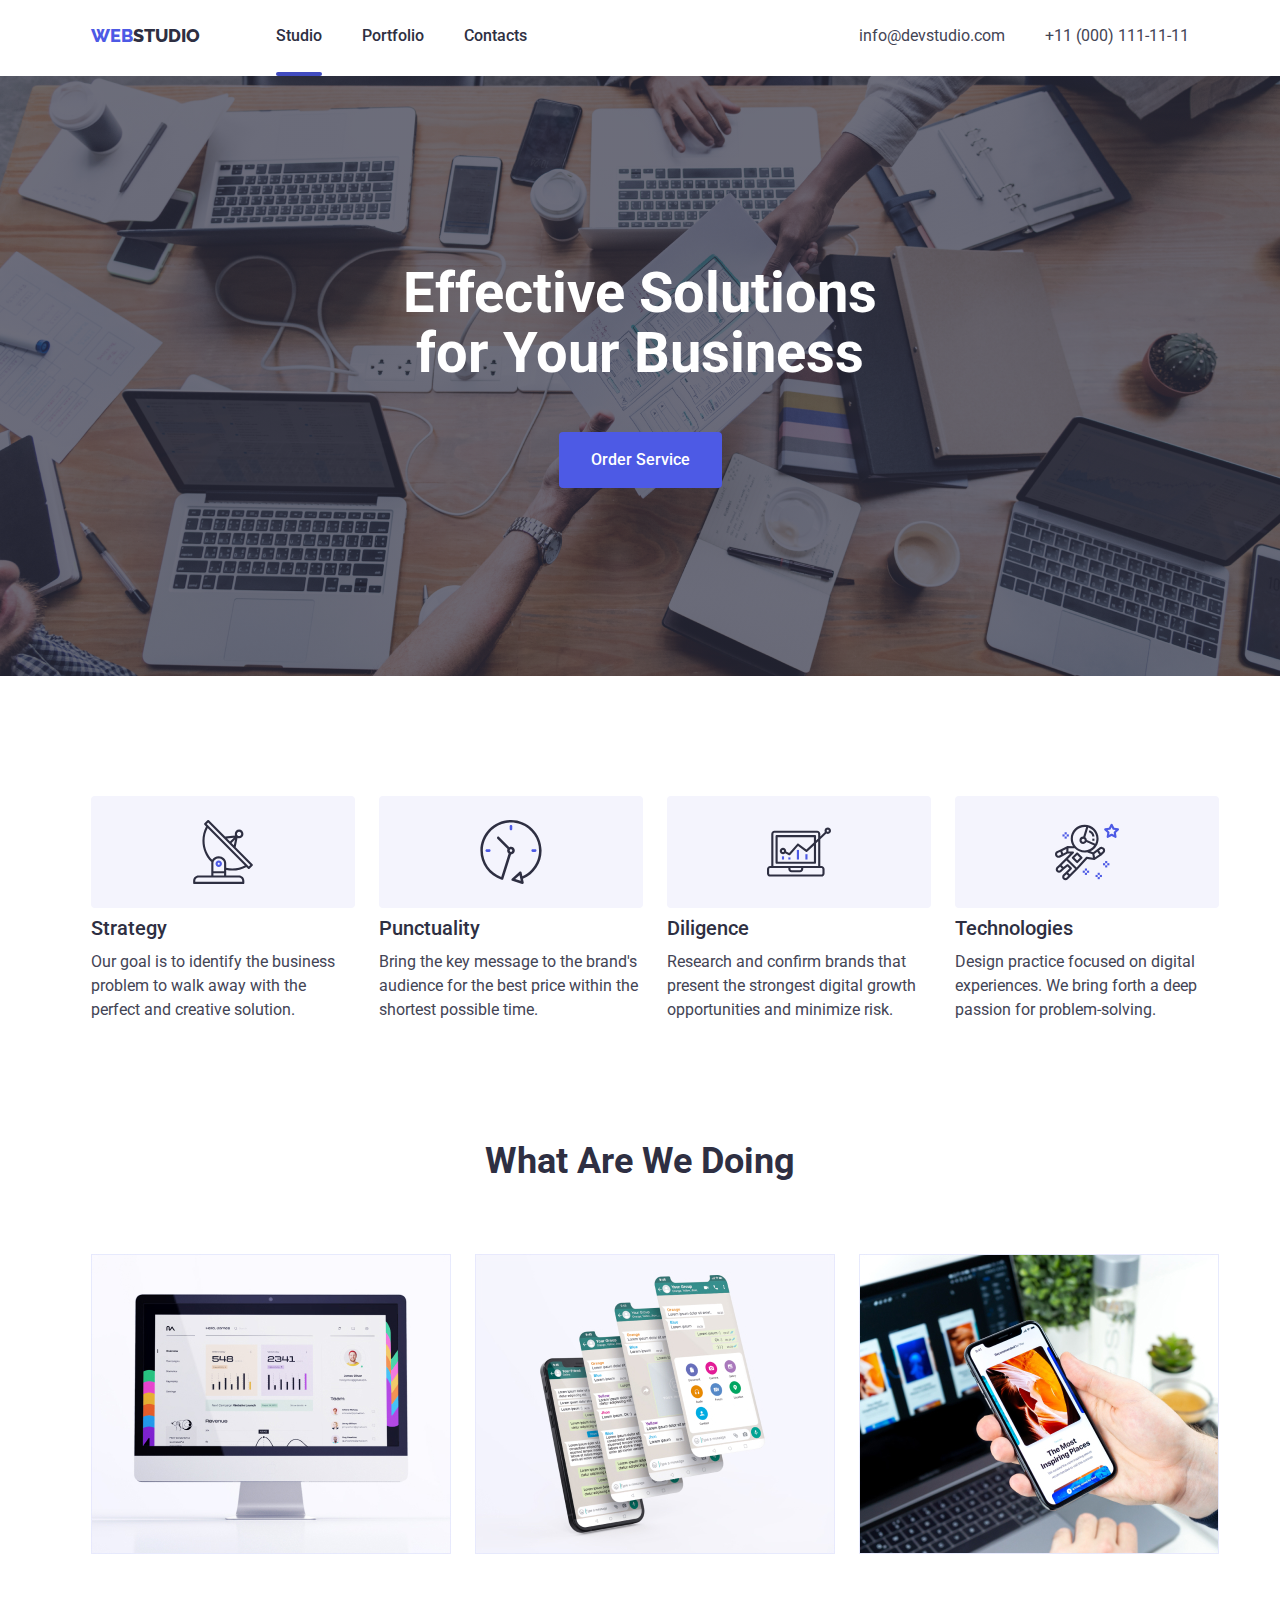
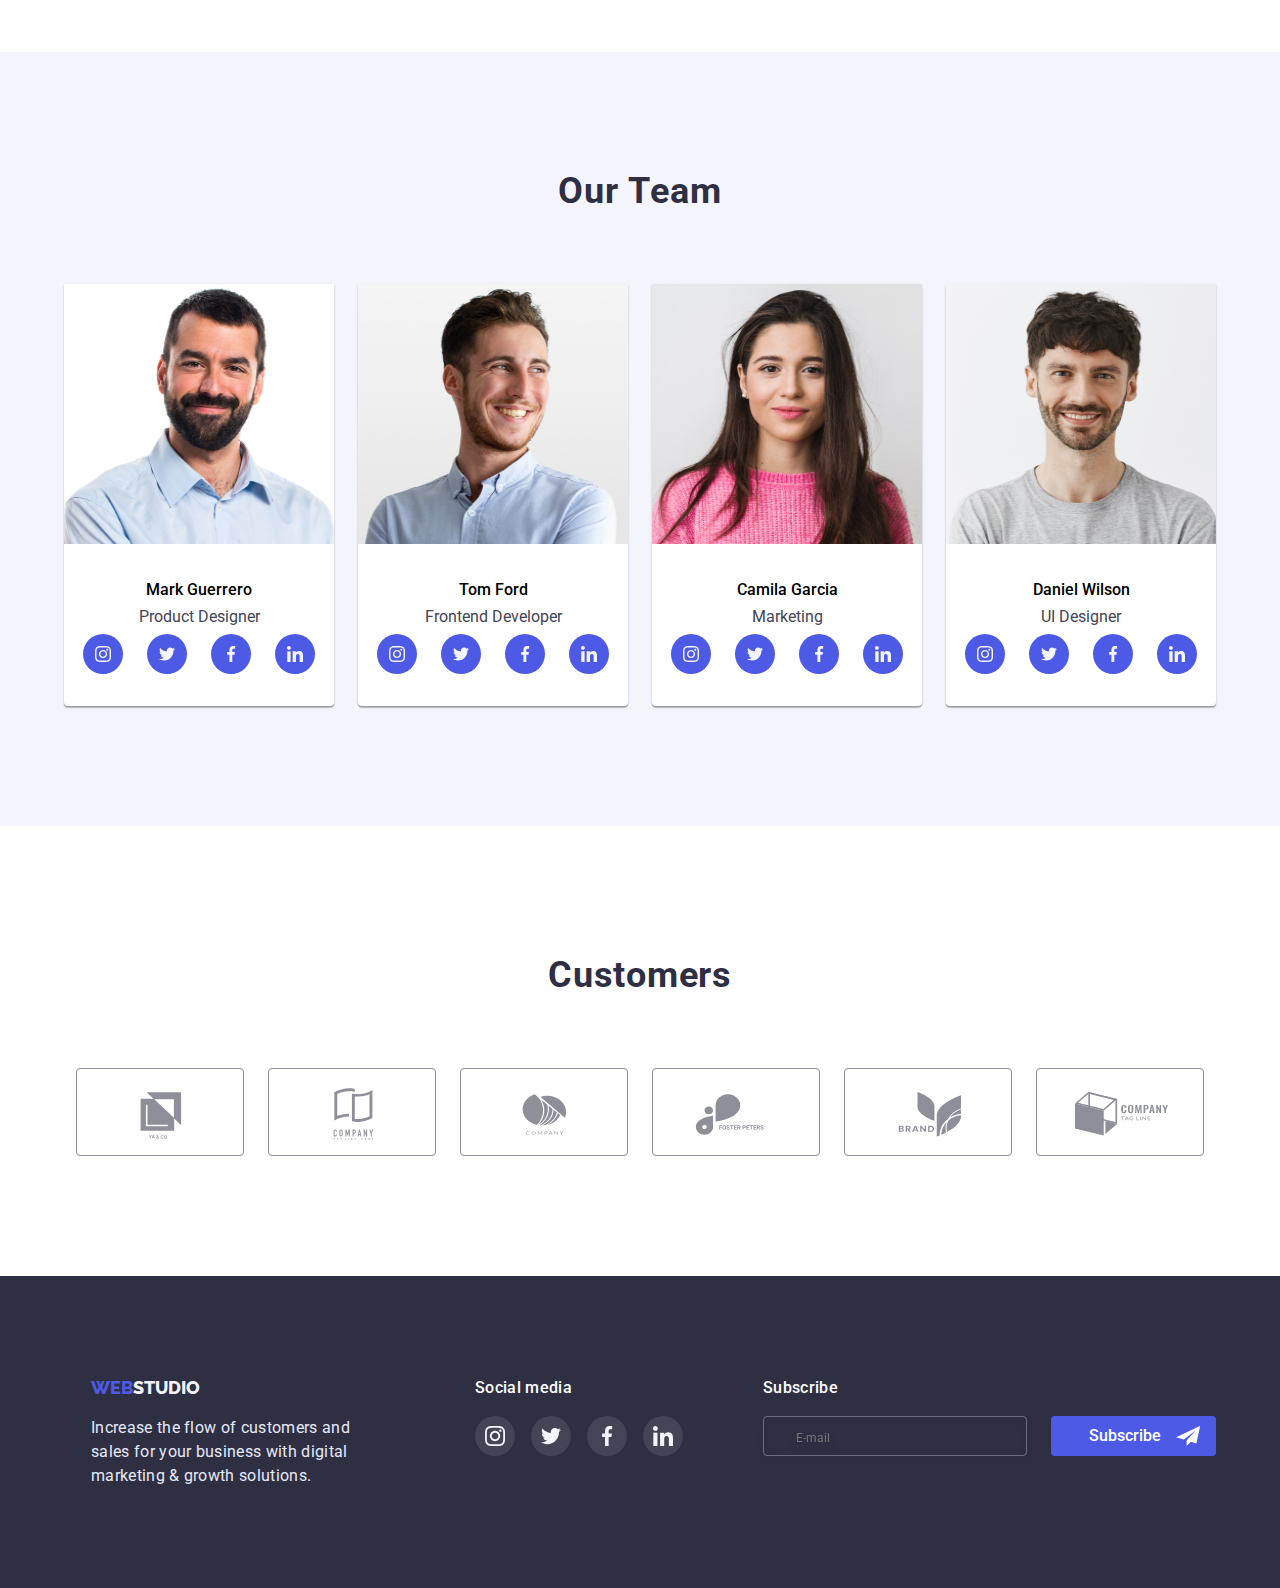
<file: index.html>
<!DOCTYPE html>
<html lang="uk">
<head>
    <meta charset="UTF-8">
    <meta http-equiv="X-UA-Compatible" content="IE=edge">
    <meta name="viewport" content="width=device-width, initial-scale=1.0">
    <link href="https://fonts.googleapis.com/css2?family=Roboto&display=swap" rel="stylesheet">
    <link href="https://fonts.googleapis.com/css2?family=Raleway:wght@700&family=Roboto&display=swap" rel="stylesheet">
    <link href="https://fonts.googleapis.com/css2?family=Roboto:wght@500&display=swap" rel="stylesheet">
    <link href="https://fonts.googleapis.com/css2?family=Roboto:wght@700&display=swap" rel="stylesheet">
    <link href="https://fonts.googleapis.com/css2?family=Roboto:wght@900&display=swap" rel="stylesheet">
    <link rel="stylesheet" href="style.css">
    <link rel="stylesheet" href="normalize.css">
    <title>WebStudio</title>
</head>
<body>
    <header class="header">
            <div class="container">
            <nav class="main-nav">
                 <a class="nav-logo" href="#"><span class="web">Web</span><span class="studio">Studio</span></a>
                 <ul class="site-nav list">
                    <li class="item"><a class="nav__link link current" href="#">Studio</a></li>
                    <li class="item"><a class="nav__link link" href="portfolio.html">Portfolio</a></li>
                    <li class="item"><a class="nav__link link" href="#">Contacts</a></li>
                 </ul>
                 <ul class="address-nav list">
                  <li class="item"><a class="address__link" href="mailto:info@devstudio.com">info@devstudio.com</a></li>
                  <li class="item"><a class="address__link" href="tel:+380961111111">+11 (000) 111-11-11</a></li>
                </ul>
            </nav>
            </div>
            </header>
        <main class="main">
            <div class="overlay">
                <section class="section__business">
                    <div class="container">
                        <h1 class="section__header">Effective Solutions for Your Business</h1>
                        <button class="button primary" type="button" data-modal-open>Order Service</button>
                    </div>
            </section>
            </div>
            <section class="section__features">
                <div class="container">
                <h2 class="visually-hidden">Наші особливості</h2>
                <ul class="section__list-features">
                    <li class="section__link-features">
                        <div class="icon-vector">
                            <svg class="vector" width="64" height="64">
                                <use href="./images/icons-vector.svg#icon-group"></use>
                            </svg>
                        </div>
                        <h3 class="header-features">Strategy</h3>
                        <p class="section__text">Our goal is to identify the business
                        problem to walk away with the perfect and creative solution. </p>
                    </li> 
                    <li class="section__link-features">
                        <div class="icon-vector">
                            <svg class="vector" width="64" height="64">
                                <use href="./images/icons-vector.svg#icon-clock"></use>
                            </svg>
                        </div>
                        <h3 class="header-features">Punctuality</h3>
                        <p class="section__text">Bring the key message to the brand's audience for the best price within the shortest possible time.</p>
                    </li>
                    <li class="section__link-features">
                        <div class="icon-vector">
                            <svg class="vector" width="64" height="64"> 
                              <use href="./images/icons-vector.svg#icon-diagram"></use>
                            </svg>
                        </div>
                        <h3 class="header-features">Diligence</h3>
                        <p class="section__text">Research and confirm brands that present the strongest digital growth opportunities and minimize risk.</p>
                    </li>
                    <li class="section__link-features">
                        <div class="icon-vector">
                            <svg class="vector" width="64" height="64">
                                <use href="./images/icons-vector.svg#icon-astronaut"></use>
                            </svg>
                        </div>
                        <h3 class="header-features">Technologies</h3>
                        <p class="section__text">Design practice focused on digital experiences. We bring forth a deep passion for problem-solving.</p>
                    </li>
                </ul>
            </div>
            </section>
            <section class="section__work">
                <div class="container">
                <h2 class="section__header-work">What are we doing</h2>
                <ul class="section__list-work">
                    <li class="section__list-img"><img src="./images/img_1.jpg" alt="img" width="360" height="300"></li>
                    <li class="section__list-img"><img src="./images/img_2.jpg" alt="img" width="360" height="300"></li>
                    <li class="section__list-img"><img src="./images/img_3.jpg" alt="img" width="360" height="300"></li>
                </ul>
                </div>
            </section>
            <section class="section__team">
                <div class="container">
                <h2 class="section__header-team">Our Team</h2>
                <ul class="section__list-team">
                    <li class="section__link-team">
                        <img src="./images/person_1.jpg" alt="человек" width="270" height="260">
                        <div class="person">
                            <h3 class="header__team">Mark Guerrero</h3>
                            <p class="text-team">Product Designer</p>
                        </div>
                        <ul class="social-icons list">
                            <li class="social-item"><a href="" class="social-link link">
                            <svg class="social-icon" width="16" height="16">
                                <use href="./images/icons.svg#icon-instagram"></use>
                            </svg>
                            </a></li>
                            <li class="social-item"><a href="" class="social-link link">
                            <svg class="social-icon" widht="16" height="16">
                                <use href="./images/icons.svg#icon-twitter"></use>
                            </svg>
                            </a></li>
                            <li class="social-item"><a href="" class="social-link link">
                            <svg class="social-icon" width="16" height="16">
                                <use href="./images/icons.svg#icon-facebook"></use>
                            </svg>
                            </a></li>
                            <li class="social-item"><a href="" class="social-link link">
                            <svg class="social-icon" width="16" height="16">
                                <use href="./images/icons.svg#icon-linkedin"></use>
                            </svg>
                            </a></li>
                        </ul>
                    </li>
                    <li class="section__link-team">
                        <img src="./images/person_2.jpg" alt="человек" width="270" height="260">
                        <div class="person">
                            <h3 class="header__team">Tom Ford</h3>
                            <p class="text-team">Frontend Developer</p>
                        </div>
                        <ul class="social-icons list">
                            <li class="social-item"><a href="" class="social-link link">
                            <svg class="social-icon" width="16" height="16">
                                <use href="./images/icons.svg#icon-instagram"></use>
                            </svg>
                            </a></li>
                            <li class="social-item"><a href="" class="social-link link">
                                <svg class="social-icon" width="16" height="16">
                                    <use href="./images/icons.svg#icon-twitter"></use>
                                </svg>
                            </a></li>
                            <li class="social-item"><a href="" class="social-link link">
                                <svg class="social-icon" width="16" height="16">
                                    <use href="./images/icons.svg#icon-facebook"></use>
                                </svg>
                            </a></li>
                            <li class="social-item"><a href="" class="social-link link">
                                <svg class="social-icon" width="16" height="16">
                                    <use href="./images/icons.svg#icon-linkedin"></use>
                                </svg>
                            </a></li>
                        </ul>
                    </li>
                    <li class="section__link-team">
                        <img src="./images/person_3.jpg" alt="человек" width="270" height="260">
                        <div class="person">
                           <h3 class="header__team">Camila Garcia</h3>
                           <p class="text-team">Marketing</p>
                        </div>
                        <ul class="social-icons list">
                            <li class="social-item"><a href="" class="social-link link">
                            <svg class="social-icon" width="16" height="16">
                                <use href="./images/icons.svg#icon-instagram"></use>
                            </svg>
                            </a></li>
                            <li class="social-item"><a href="" class="social-link link">
                                <svg class="social-icon" width="16" height="16">
                                    <use href="./images/icons.svg#icon-twitter"></use>
                                </svg>
                            </a></li>
                            <li class="social-item"><a href="" class="social-link link">
                                <svg class="social-icon" width="16" height="16">
                                    <use href="./images/icons.svg#icon-facebook"></use>
                                </svg>
                            </a></li>
                            <li class="social-item"><a href="" class="social-link link">
                                <svg class="social-icon" width="16" height="16">
                                    <use href="./images/icons.svg#icon-linkedin"></use>
                                </svg>
                            </a></li>
                        </ul>
                    </li>
                    <li class="section__link-team">
                        <img src="./images/person_4.jpg" alt="человек" width="270" height="260">
                        <div class="person">
                            <h3 class="header__team">Daniel Wilson</h3>
                            <p class="text-team">UI Designer</p>
                        </div>
                        <ul class="social-icons list">
                            <li class="social-item"><a href="" class="social-link link">
                            <svg class="social-icon" width="16" height="16">
                                <use href="./images/icons.svg#icon-instagram"></use>
                            </svg>
                            </a></li>
                            <li class="social-item"><a href="" class="social-link link">
                                <svg class="social-icon" width="16" height="16">
                                    <use href="./images/icons.svg#icon-twitter"></use>
                                </svg>
                            </a></li>
                            <li class="social-item"><a href="" class="social-link link">
                                <svg class="social-icon" width="16" height="16">
                                    <use href="./images/icons.svg#icon-facebook"></use>
                                </svg>
                            </a></li>
                            <li class="social-item"><a href="" class="social-link link">
                                <svg class="social-icon" width="16" height="16">
                                    <use href="./images/icons.svg#icon-linkedin"></use>
                                </svg>
                            </a></li>
                        </ul>
                    </li>
                </ul>
                </div>
            </section>
            <section class="section__client">
                <div class="conatiner">
                <h2 class="section__client-header">Customers</h2>
                <ul class="section__list-client">
                    <li class="section__link-client">
                     <a href="" class="link-client link">
                        <svg class="section-svg" width="104" height="56">
                            <use href="./images/icons-client.svg#icon-logo_1"></use>
                        </svg>
                     </a>
                    </li>
                    <li class="section__link-client">
                        <a href="" class="link-client link">
                            <svg class="section-svg" width="104" height="56">
                                <use href="./images/icons-client.svg#icon-logo_2"></use>
                            </svg>
                         </a>
                    </li>
                    <li class="section__link-client">
                        <a href="" class="link-client link">
                            <svg class="section-svg" width="104" height="56">
                                <use href="./images/icons-client.svg#icon-logo_3"></use>
                            </svg>
                         </a>
                    </li>
                    <li class="section__link-client">
                        <a href="" class="link-client link">
                            <svg class="section-svg" width="104" height="56">
                                <use href="./images/icons-client.svg#icon-logo_4"></use>
                            </svg>
                         </a>
                    </li>
                    <li class="section__link-client">
                        <a href="" class="link-client link">
                            <svg class="section-svg" width="104" height="56">
                                <use href="./images/icons-client.svg#icon-logo_5"></use>
                            </svg>
                         </a>
                    </li>
                    <li class="section__link-client">
                        <a href="" class="link-client link">
                            <svg class="section-svg" width="104" height="56">
                                <use href="./images/icons-client.svg#icon-logo_6"></use>
                            </svg>
                         </a>
                    </li>
                </ul>
            </div>
            </section>
        </main>
    <footer class="footer">
    <div class="footer-content container">
            <div>
            <a class="footer__header">
                <span class="web">Web</span><span class="studio-footer">Studio</span>
            </a>
                <p class="footer__text">
                    Increase the flow of customers and sales for your business with digital marketing & growth solutions.
                </p>
            </div>
            <div class="footer-social">
              <p class="social-header">Social media</p>
            <ul class="social-list">
            <li class="social-item"><a href="" class="social-link link">
            <svg class="social-icon" width="20" height="20">
                <use href="./images/icons.svg#icon-instagram"></use>
            </svg>
            </a></li>
            <li class="social-item"><a href="" class="social-link link">
                <svg class="social-icon" width="20" height="20">
                    <use href="./images/icons.svg#icon-twitter"></use>
                </svg>
            </a></li>
            <li class="social-item"><a href="" class="social-link link">
                <svg class="social-icon" width="20" height="20">
                    <use href="./images/icons.svg#icon-facebook"></use>
                </svg>
            </a></li>
            <li class="social-item"><a href="" class="social-link link">
                <svg class="social-icon" width="20" height="20">
                    <use href="./images/icons.svg#icon-linkedin"></use>
                </svg>
            </a></li>
        </ul>
          </div>
          <div class="subscribe-footer">
            <p class="subscribe-title">Subscribe</p>
            <form class="subscribe-form">
                <input 
                type="email" 
                class="subscribe-input" 
                placeholder="E-mail"
                name="user-email">
                    <button type="submit" class="subscribe-button">Subscribe
                        <svg class="subscribe-icon" width="24" height="20">
                            <use href="./images/input-icon.svg#icon-telegram"></use>
                        </svg>
                    </button>
            </form>
        </div>
    </div>
</footer>
    <div class="backdrop is-hidden" data-modal>
        <div class="modal">
            <button type="button" class="modal-close" data-modal-close>
                <svg class="modal-icon" width="8" height="8">
                    <use href="./images/symbol-defs.svg#icon-close"></use>
                </svg>
            </button>
        <div class="modal-container">
            <h2 class="modal-title">Leave your contacts and we will call you back</h2>
            <form class="modal-form">
                <div class="modal-field">
                    <label for="name" class="input-text">Name</label>
                    <div class="input-wrap">
                        <input 
                        type="text" 
                        class="modal-input" 
                        name="user-name" 
                        id="name"
                        />
                        <svg class="input-icon" width="12" height="12">
                            <use href="./images/input-icon.svg#icon-name"></use>
                        </svg>
                    </div>
                    <label>
                </div>
                <div class="modal-field">
                    <label for="" class="input-text">Phone</label>
                    <div class="input-wrap">
                        <input 
                        type="text"
                        class="modal-input" 
                        name="user-name" 
                        id="name"
                        />
                        <svg class="input-icon" width="13" height="13">
                            <use href="./images/input-icon.svg#icon-phone"></use>
                        </svg>
                    </div>
                    <label>
                </div>
                <div class="modal-field">
                    <label for="name" class="input-text">Email</label>
                    <div class="input-wrap">
                        <input 
                        type="text" 
                        class="modal-input" 
                        name="user-name" 
                        id="name"
                        />
                        <svg class="input-icon" width="15" height="12">
                            <use href="./images/input-icon.svg#icon-email"></use>
                        </svg>
                    </div>
                    <label>
                </div>
                <div class="modal-field">
                    <label for="comment" class="input-text">Comment</label>
                    <textarea
                    name="comment" 
                    class="modal-comment" 
                    id="comment" 
                    rows="10" 
                    placeholder="Text input"></textarea>
                </label>
                </div>
                <div class="modal-field">
                    <input type="checkbox" class="modal-checkbox visually-hidden" name="privacy" id="privacy" value="true"/>
                    <label for="privacy" class="checkbox-label">
                        I accept the terms and conditions of the&nbsp;<a href="" class="modal-link">Privacy Policy</a>
                    </label>
                </div>
                <div class="modal-button">
                    <button class="input-button" type="submit">Send</button>
                </div>
            </form>
        </div>
        </div>
    </div>
    <script src="./js/modal.js"></script>
</body>
</html
</file>
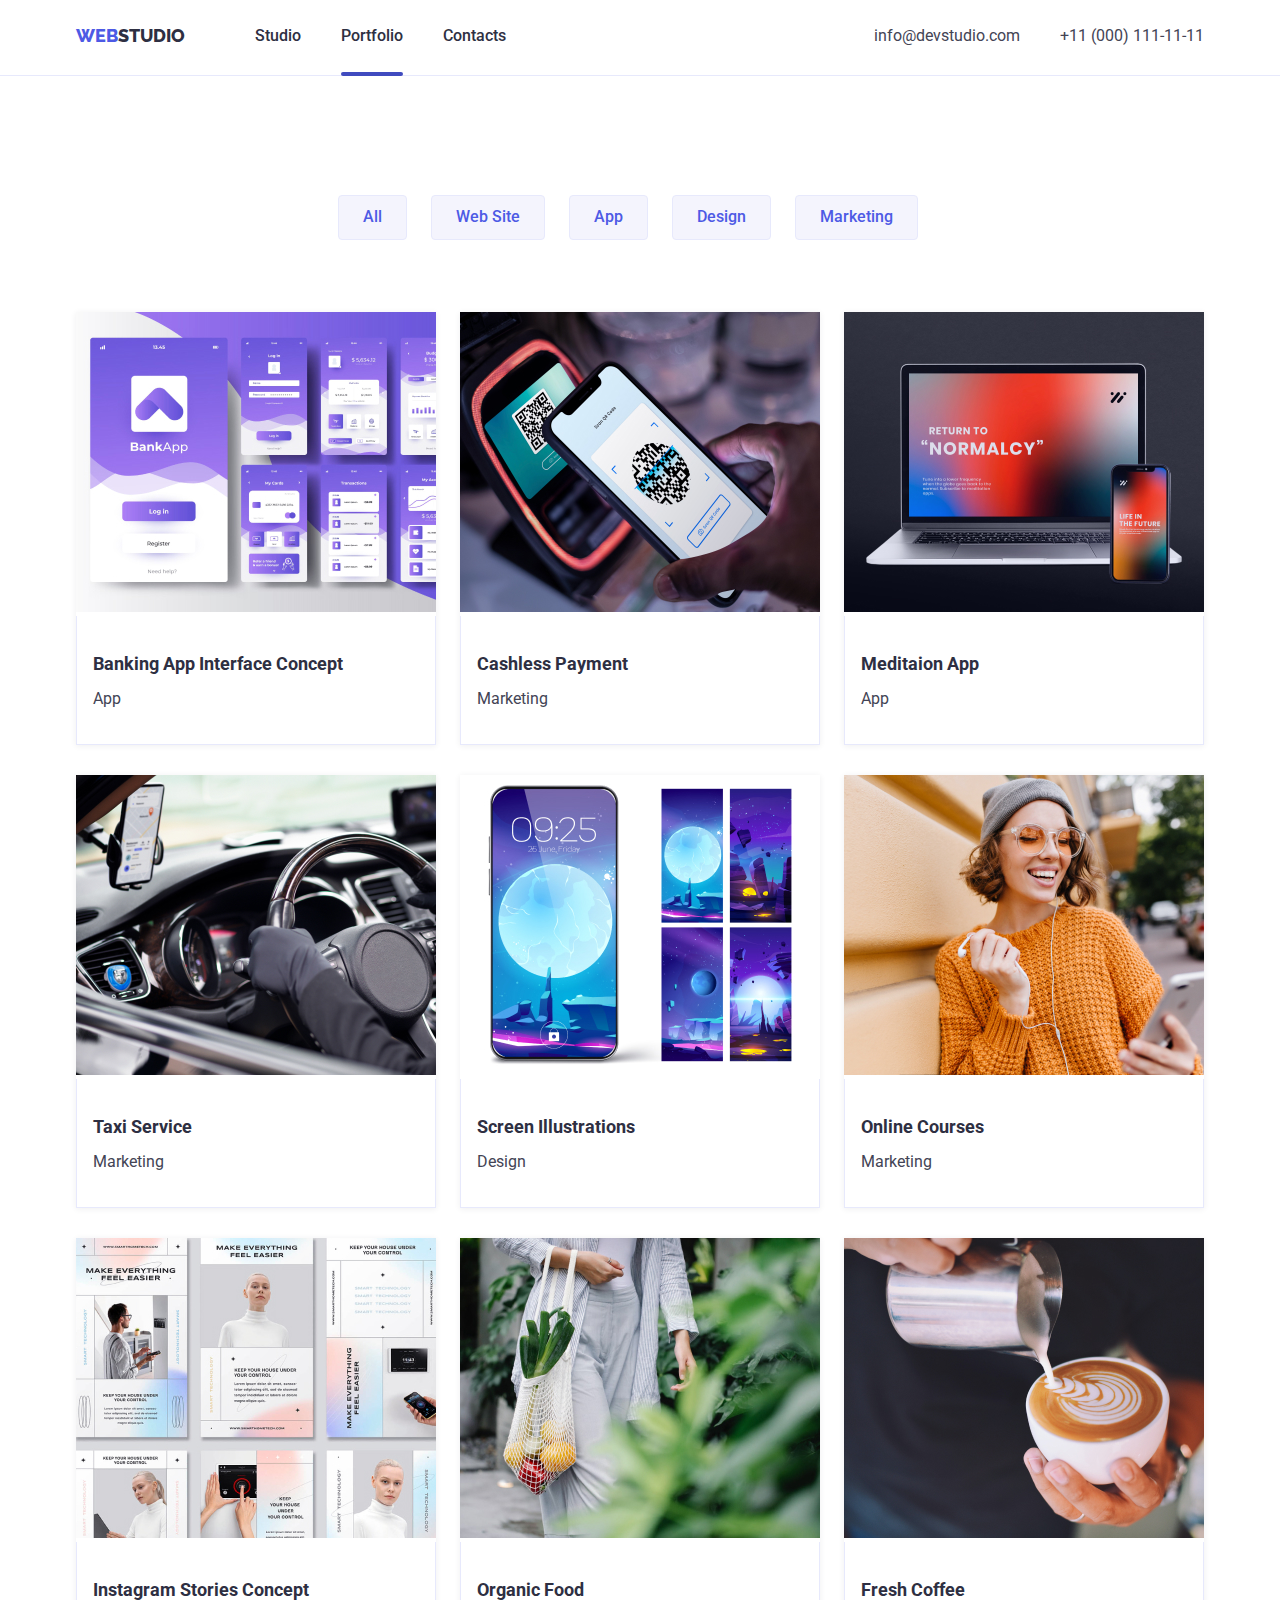
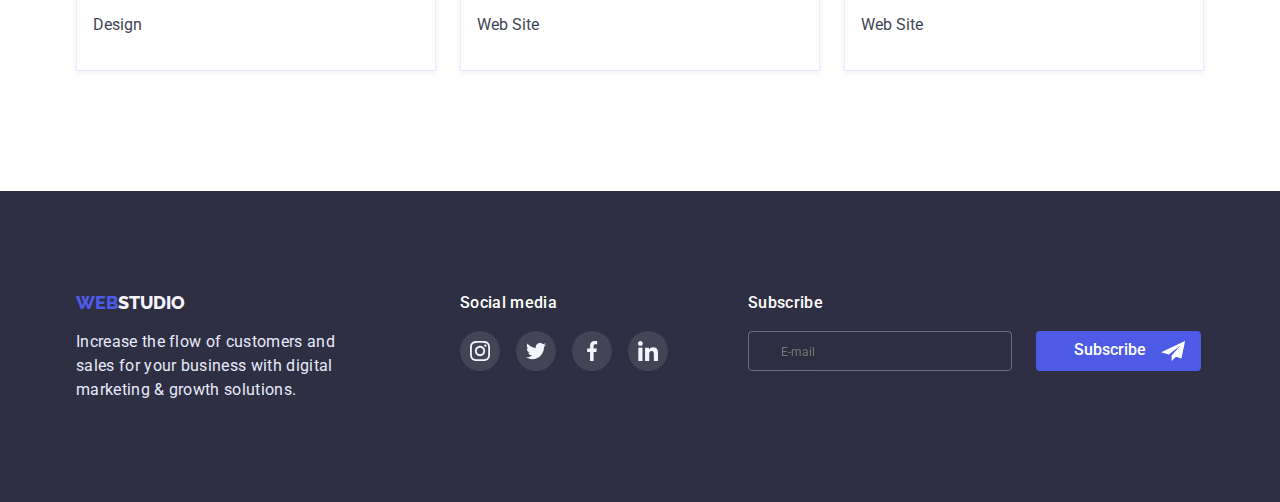
<file: portfolio.html>
<!DOCTYPE html>
<html lang="uk">
<head>
    <meta charset="UTF-8">
    <meta http-equiv="X-UA-Compatible" content="IE=edge">
    <meta name="viewport" content="width=device-width, initial-scale=1.0">
    <link href="https://fonts.googleapis.com/css2?family=Roboto&display=swap" rel="stylesheet">
    <link href="https://fonts.googleapis.com/css2?family=Roboto:wght@500&display=swap" rel="stylesheet">
    <link href="https://fonts.googleapis.com/css2?family=Roboto:wght@700&display=swap" rel="stylesheet">
    <link href="https://fonts.googleapis.com/css2?family=Roboto:wght@900&display=swap" rel="stylesheet">
    <link href="https://fonts.googleapis.com/css2?family=Raleway:wght@700&family=Roboto&display=swap" rel="stylesheet">
    <link rel="stylesheet" href="portfolio.css">
    <link rel="stylesheet" href="normalize.css">
    <title>Webstudio</title>
</head>
<body>
    <header class="header">
        <div class="container">
        <nav class="main-nav">
             <a class="nav-logo" href="#"><span class="web">Web</span><span class="studio">Studio</span></a>
             <ul class="site-nav list">
                <li class="item"><a class="nav__link" href="index.html">Studio</a></li>
                <li class="item"><a class="nav__link current" href="#">Portfolio</a></li>
                <li class="item"><a class="nav__link" href="#">Contacts</a></li>
             </ul>
             <ul class="address-nav list">
              <li class="item"><a class="address__link" href="mailto:info@devstudio.com">info@devstudio.com</a></li>
              <li class="item"><a class="address__link" href="tel:+380961111111">+11 (000) 111-11-11</a></li>
            </ul>
        </nav>
        </div>
    </header>
    <main class="main">
            <section class="section">
                <div class="container">
                <h1 class="visually-hidden">portfolio</h1>
                <ul class="section__list">
                    <li class="section__list-items"><button class="btn" type="button">All</button></li>
                    <li class="section__list-items"><button class="btn" type="button">Web Site</button></li>
                    <li class="section__list-items"><button class="btn" type="button">App</button></li>
                    <li class="section__list-items"><button class="btn" type="button">Design</button></li>
                    <li class="section__list-items"><button class="btn" type="button">Marketing</button></li>
                </ul>
                <ul class="section__list-img">
                    <li class="link__img">
                        <a href="" class="portfolio-link-wrap">
                            <div class="portfolio-top-wrap">
                                <img 
                                 src="./images/box_1.jpg"
                                 alt="img" 
                                 width="360"
                                 height="300">
                                <p class="portfolio-top-text">
                                    14 Stylish and User-Friendly App Design Concepts 
                                    · Task Manager App · Calorie Tracker App
                                    · Exotic Fruit Ecommerce App · Cloud Storage App
                                </p>
                            </div>
                        <div class="information">
                            <h2 class="section__header">Banking App Interface Concept</h2>
                            <p class="section__text">App</p>
                        </div>
                        </a>
                    </li>
                    <li class="link__img">
                        <a href="" class="portfolio-link-wrap">
                            <div class="portfolio-top-wrap">
                                <img 
                                 src="./images/box_2.jpg"
                                 alt="img" 
                                 width="360"
                                 height="300">
                                <p class="portfolio-top-text">
                                    14 Stylish and User-Friendly App Design Concepts 
                                    · Task Manager App · Calorie Tracker App
                                    · Exotic Fruit Ecommerce App · Cloud Storage App
                                </p>
                            </div>
                            <div class="information">
                                <h2 class="section__header">Cashless Payment</h2>
                                <p class="section__text">Marketing</p>
                            </div>
                        </a>
                    </li>
                    <li class="link__img">
                        <a href="" class="portfolio-link-wrap">
                            <div class="portfolio-top-wrap">
                                <img 
                                 src="./images/box_3.jpg"
                                 alt="img" 
                                 width="360"
                                 height="300">
                                <p class="portfolio-top-text">
                                    14 Stylish and User-Friendly App Design Concepts 
                                    · Task Manager App · Calorie Tracker App
                                    · Exotic Fruit Ecommerce App · Cloud Storage App
                                </p>
                            </div>
                            <div class="information">
                                <h2 class="section__header">Meditaion App</h2>
                                <p class="section__text">App</p>
                            </div>
                        </a>
                    </li>
                    <li class="link__img">
                        <a href="" class="portfolio-link-wrap">
                            <div class="portfolio-top-wrap">
                                <img 
                                 src="./images/box_4.jpg"
                                 alt="img" 
                                 width="360"
                                 height="300">
                                <p class="portfolio-top-text">
                                    14 Stylish and User-Friendly App Design Concepts 
                                    · Task Manager App · Calorie Tracker Appn
                                    · Exotic Fruit Ecommerce App · Cloud Storage App
                                </p>
                            </div>
                            <div class="information">
                                <h2 class="section__header">Taxi Service</h2>
                                <p class="section__text">Marketing</p> 
                            </div>             
                        </a>
                    </li> 
                    <li class="link__img">
                        <a href="" class="portoflio-link-wrap">
                            <div class="portfolio-top-wrap">
                                <img 
                                 src="./images/box_5.jpg"
                                 alt="img" 
                                 width="360"
                                 height="300">
                                <p class="portfolio-top-text">
                                    14 Stylish and User-Friendly App Design Concepts 
                                    · Task Manager App · Calorie Tracker App
                                    · Exotic Fruit Ecommerce App · Cloud Storage App
                                </p>
                            </div>
                            <div class="information">
                                <h2 class="section__header">Screen Illustrations</h2>
                                <p class="section__text">Design</p>
                            </div>
                        </a>
                    </li>
                    <li class="link__img">
                        <a href="" class="portfolio-link-wrap">
                            <div class="portfolio-top-wrap">
                                <img 
                                 src="./images/box_6.jpg"
                                 alt="img" 
                                 width="360"
                                 height="300">
                                <p class="portfolio-top-text">
                                    14 Stylish and User-Friendly App Design Concepts 
                                    · Task Manager App · Calorie Tracker App
                                    · Exotic Fruit Ecommerce App · Cloud Storage App
                                </p>
                            </div>
                            <div class="information">
                                <h2 class="section__header">Online Courses</h2>
                                <p class="section__text">Marketing</p>
                            </div>
                        </a>
                    </li> 
                    <li class="link__img">
                        <a href="" class="portfolio-link-wrap">
                            <div class="portfolio-top-wrap">
                                <img 
                                 src="./images/box_7.jpg"
                                 alt="img" 
                                 width="360"
                                 height="300">
                                <p class="portfolio-top-text">
                                    14 Stylish and User-Friendly App Design Concepts 
                                    · Task Manager App · Calorie Tracker App
                                    · Exotic Fruit Ecommerce App · Cloud Storage App
                                </p>
                            </div>
                            <div class="information">
                                <h2 class="section__header">Instagram Stories Concept</h2>
                                <p class="section__text">Design</p>
                            </div>
                        </a>
                    </li>
                    <li class="link__img">
                        <a href="" class="portfolio-link-wrap">
                            <div class="portfolio-top-wrap">
                                <img 
                                 src="./images/box_8.jpg"
                                 alt="img" 
                                 width="360"
                                 height="300">
                                <p class="portfolio-top-text">
                                    14 Stylish and User-Friendly App Design Concepts 
                                    · Task Manager App · Calorie Tracker App
                                    · Exotic Fruit Ecommerce App · Cloud Storage App
                                </p>
                            </div>
                            <div class="information">
                                <h2 class="section__header">Organic Food</h2>
                                <p class="section__text">Web Site</p>   
                            </div>  
                        </a>
                    </li>
                    <li class="link__img">
                        <a href="" class="portfolio-link-wrap">
                            <div class="portfolio-top-wrap">
                                <img 
                                 src="./images/box_9.jpg"    
                                 alt="img" 
                                 width="360"
                                 height="300">
                                <p class="portfolio-top-text">
                                    14 Stylish and User-Friendly App Design Concepts 
                                    · Task Manager App · Calorie Tracker App
                                    · Exotic Fruit Ecommerce App · Cloud Storage App
                                </p>
                            </div>
                            <div class="information">
                                <h2 class="section__header">Fresh Coffee</h2>
                                <p class="section__text">Web Site</p>
                            </div>
                        </a>
                    </li>
                </ul>
            </div>
            </section>
        </main>
        <footer class="footer">
            <div class="footer-content container">
                    <div>
                    <a class="footer__header">
                        <span class="web">Web</span><span class="studio-footer">Studio</span>
                    </a>
                        <p class="footer__text">
                            Increase the flow of customers and sales for your business with digital marketing & growth solutions.
                        </p>
                    </div>
        
        
        
                <div class="footer-social">
                    <p class="social-header">Social media</p>
                    <ul class="social-list">
                    <li class="social-item"><a href="" class="social-link link">
                    <svg class="social-icon" width="20" height="20">
                        <use href="./images/icons.svg#icon-instagram"></use>
                    </svg>
                    </a></li>
                    <li class="social-item"><a href="" class="social-link link">
                        <svg class="social-icon" width="20" height="20">
                            <use href="./images/icons.svg#icon-twitter"></use>
                        </svg>
                    </a></li>
                    <li class="social-item"><a href="" class="social-link link">
                        <svg class="social-icon" width="20" height="20">
                            <use href="./images/icons.svg#icon-facebook"></use>
                        </svg>
                    </a></li>
                    <li class="social-item"><a href="" class="social-link link">
                        <svg class="social-icon" width="20" height="20">
                            <use href="./images/icons.svg#icon-linkedin"></use>
                        </svg>
                    </a></li>
                    </ul>
                </div>
                <div class="subscribe-footer">
                    <p class="subscribe-title">Subscribe</p>
                    <form class="subscribe-form">
                        <input 
                        type="email" 
                        class="subscribe-input" 
                        placeholder="E-mail"
                        name="user-email">
                        <button type="submit" class="subscribe-button">Subscribe
                            <svg class="subscribe-icon" width="24" height="20">
                                <use href="./images/input-icon.svg#icon-telegram"></use>
                            </svg>
                        </button>
                    </form>
                </div>
            </div>
            </footer>
            <script src="./js/modal.js"></script>
</body>
</file>
<file: style.css>
:root {
    --web_color: #4D5AE5;
    --studio_color:#2E2F42;
    --list_color:  #434455; 
    --team_color: #F4F4FD; 
    --link_color: #2E2F42;
    --white_color: #fff;
    --border_color: #E7E9FC;
    --hover_color: #404bbf;
    --client_color: #8e8f99;
    --green-color:#31D0AA;
    --timing-function: cubic-bezier(0.4, 0, 0.2, 1);
}



html {
    box-sizing: border-box;
}

*,
*::before,
*::after {
    box-sizing: inherit;
}


body {
    font-family: 'Roboto', sans-serif;
}


ul {
    margin: 0;
    padding: 0;
    list-style: none;
}


.container {
    width: 1128px;
    margin-left: auto;
    margin-right: auto;
    padding-left: 15px;
    padding-right: 15px;
}

.header {
    width: 100%;
    padding-top: 24px;
    padding-bottom: 28px;
}

.main-nav {
    display: flex;
    align-items: center;
    background-color: var(--white_color);
 }
    
 
 .nav-logo, .footer__header {
    font-family: 'Raleway';
    font-weight: 800;
    font-size: 18px;
    line-height: 1.33;
    text-decoration: none; 
    text-transform: uppercase;
 }
 
 .web {
    color: var(--web_color);
 }
 
 .studio {
    color: var(--studio_color);
 }
 .studio-footer {
    color: var(--team_color);
 }

 .site-nav {
    display: flex; 
    margin-left: 76px;
 }

 .site-nav .item{
    margin-right: 40px;
 }
 
 .site-nav .item:last-child {
    margin-right: 0;
 }
 .site-nav li {
    text-decoration: none;
 }
 
 .address-nav {
    display: flex;
    margin-left: auto;
 }
 
 .address-nav li {
    text-decoration: none;
 }
 
 .address-nav .item + .item {
    margin-left: 40px;
 }
  .nav__link {
    font-weight: 500;
    font-size: 16px;
    line-height: 1.33;
    color: var(--studio_color);
    text-decoration: none;
    position: relative;
    transition: color 250ms var(--timing-function);

}
 
 .nav__link:hover,
 .nav__link:focus {
    color: var(--web_color)
 } 
    
.nav__link.current::after {
    content: "";
    position: absolute;
    width: 100%;
    height: 4px;
    left: 0;
    bottom: -31px;
    background-color: var(--hover_color);
    border-radius: 2px ;
 }
 
.address__link {
    font-weight: 400;
    font-size: 16px;
    line-height: 1.33;
    color: var(--list_color);
    text-decoration: none;
    transition: color 250ms var(--timing-function);
 }
 
.address__link:hover {
    color: var(--web_color);
 }
 
.section__business {
    text-align: center;
    padding-top: 188px;
    padding-bottom: 188px;
}

.overlay {
    max-width: 1440px;
    height: 600px;
    margin-left: auto;
    margin-right: auto;
    background-image: linear-gradient(
        to right,
        rgba(46, 47, 66, 0.7),
        rgba(46, 47, 66, 0.7)
    ),
    url(./images/people-office_1.jpg);
    background-repeat: no-repeat;
    background-position: center;
    background-size: cover;
}



.section__header {
    width: 494px;
    font-weight: 700;
    font-size: 56px;
    line-height: 1.07;
    margin: 0 auto;
    color: var(--white_color);
    margin-bottom: 48px ;
    text-align: center;
}


.button.primary {
    color: var(--white_color);
    background-color: var(--web_color);
    transition: 250ms var(--timing-function);
}


.button {
    display: inline-block;
    border-radius: 4px;
    border: none;
    padding: 16px 32px;
    font-weight: 500;
    font-size: 16px;
    line-height: 1.5;
    text-decoration: none;
    cursor: pointer;
}

.button:hover {
    background-color: var(--hover_color);
}



.section__list-features {
    display: flex;
    list-style: none;
}


.section__link-features {
    margin-right: 24px;
}

.section__link-features:last-child {
    margin-right: 0;
}


.icon-vector{
    display: flex;
    align-items: center;
    justify-content: center;
    height: 112px;
    background-color: var(--team_color);
    background-size: auto;
    background-repeat: no-repeat;
    background-position: center;
    border-radius: 4px;
    margin-bottom: 8px;
}

.vector {
    fill: var(--link_color);
}


.section__list-work {
    display: flex;
    list-style: none;
}

.section__header-work {
    text-align: center;
}

.section__list-img {
    margin-right: 24px;
}

.section__list-img:last-child {
    margin-right: 0;
}



.section__header-team{
    font-weight: 700;
    font-size: 36px;
    line-height: 1.11;
    text-align: center;
    letter-spacing: 0.03em;
    color: var(--link_color);
    text-align: center;
    margin: 0;
    margin-bottom: 72px;
    text-transform: capitalize;
}


.person {
    padding-top: 32px;
    padding-bottom: 8px;
}

.header__team {
    font-weight: 500;
    font-size: 16px;
    line-height: 1.18;
    text-align: center;
    margin: 0;
}

.section__list-team {
    display: flex;
    justify-content: center;
    list-style: none;
    gap: 24px;
}


.section__list-team .social-icons {
    display: flex;
    justify-content: center;
    margin-bottom: 32px;
}

.section__list-team .social-item {
    width: 40px;
    height: 40px;
    background-color: var(--web_color);
    margin-right: 24px;
    border-radius: 50%;
    transition: 250ms var(--timing-function);
}

.section__list-team .social-item:last-child {
    margin-right: 0;
}


.section__list-team .social-item:hover,
.section__list-team .social-item:focus {
    background-color: var(--hover_color)
}


.section__list-team .social-link {
    width: 100%;
    height: 100%;
    display: flex;
    justify-content: center;
    align-items: center;
    fill: var(--team_color);
}





.section__link-team {
    background-color: var(--white_color);
    box-shadow: 0px 1px 3px rgba(0, 0, 0, 0.12),0px 1px 1px rgba(0, 0, 0, 0.14),0px 2px 1px rgba(0, 0, 0, 0.2);
    border-radius: 0px 0px 4px 4px;
}


.section__header-features {
    font-weight: 700;
    font-size: 36px;
    line-height: 1.16;
    color: var(--link_color);
}

.visually-hidden {
    position: absolute;
    white-space: nowrap;
    width: 1px;
    height: 1px;
    overflow: hidden;
    border: 0;
    padding: 0;
    clip: rect(0 0 0 0 );
    clip-path: inset(50%);
    margin: -1px;
}

.section__features {
    padding-top: 120px;
    padding-bottom: 120px;
}
.header-features {
    width: 264px;
    margin: 0 auto;
    margin-bottom: 10px;
    font-weight: 500;
    font-size: 20px;
    line-height: 1.2;
    color: var(--link_color);
}


.section__text {
    width: 264px;
    margin: 0 auto;
    font-weight: 400;
    font-size: 16px;
    line-height: 1.5;
    color: var(--list_color);
}

.section__work {
    padding-bottom: 94px;
}

.section__header-work {
    margin: 0;
    margin-bottom: 72px;
    font-weight: 700;
    font-size: 36px;
    line-height: 1.11;
    color: var(--link_color);
    text-transform: capitalize;
}

.section__team {
    padding-top: 120px;
    padding-bottom: 120px;
    background-color: var(--team_color);
}


.text-team {
    text-align: center;
    font-weight: 400;
    font-size: 16px;
    line-height: 1.18;
    margin: 0;
    margin-top: 8px;
    color: var(--list_color);
}

.section__client-header {
    font-weight: 700;
    font-size: 36px;
    line-height: 1.11;
    text-align: center;
    letter-spacing: 0.02em;
    text-transform: capitalize;
    color: var(--studio_color);
    margin: 0;
    margin-top: 130px;
}

.section__list-client {
    display: flex;
    justify-content: center;
    margin: 0;
    margin-top: 72px;
    margin-bottom: 120px;
}



.section__link-client {
    width: 168px;
    height: 88px;
    margin-right: 24px;
}

.link-client {
    width: 100%;
    height: 100%;
    border: 1px solid var(--client_color);
    border-radius: 4px;
    color: var(--client_color);
    display: flex;
    justify-content: center;
    padding: 16px 32px;
    transition: color 250ms var(--timing-function);
}


.section__link-client:last-child {
    margin-right: 0;
}

.section-svg {
    fill: currentColor;
}


.link-client:hover,
.link-client:focus {
    color: var(--hover_color);
    border-color: var(--hover_color);
}


.footer { 
    background-color: var(--studio_color);
    padding-top: 100px; 
    padding-bottom: 100px;
 }
 
 .footer-content {
    display: flex;
 }
 
 .footer__text {
    width: 264px;
    font-weight: 400;
    font-size: 16px;
    line-height: 24px;
    letter-spacing: 0.02em;
    color: var(--border_color);
    margin: 0;
    margin-top: 16px;
 }



.footer-social {
    margin-left: 120px;
}


 
.social-header {
    font-weight: 500;
font-size: 16px;
line-height: 24px;
letter-spacing: 0.02em;
color: #FFFFFF;
margin: 0;
margin-bottom: 16px;
}


.social-item {
    width: 40px;
    height: 40px;
    background-color: rgba(255, 255, 255, 0.1);
    border-radius: 50%;
    margin-right: 16px;
    transition: 250ms var(--timing-function);
}

.social-item:last-child {
    margin-right: 0;
}

.social-item:hover,
.social-item:focus {
    background-color: var(--green-color) ;
}

.social-link {
    width: 100%;
    height: 100%;
    display: flex;
    justify-content: center;
    align-items: center;
    fill: var(--team_color);
}


.social-list {
    display: flex;
}


.backdrop {
    position: fixed;
    left: 0;
    top: 0;
    width: 100%;
    height: 100%;
    background-color: rgba(0, 0, 0, 0.2);
    opacity: 1;
    visibility: visible;
    transition: opacity 250ms var(--timing-function), visibility 250ms var(--timing-function);
}

.backdrop.is-hidden {
    opacity: 0;
    visibility: hidden;
}



.modal {
    position: absolute;
    top: 50%;
    left: 50%;
    width: 408px;
    min-height: 584px;
    background-color: var(--white_color);
    border-radius: 4px;
    margin: 0 auto;
    transform: translate(-50%, -50%) scale(1);
    transition: transform 250ms var(--timing-function);
}

.backdrop.is-hidden .modal {
    transform: translate(-50%, -50%) scale(0);
}

.modal-close {
    position: absolute;
    right: 24px;
    top: 24px;
    width: 30px;
    height: 30px;
    background-color: var(--white_color);
    border-radius: 50%;
    border: 1px solid #0000001A;
    transition: color 250ms var(--timing-function), background-color 250ms var(--timing-function);
}

.modal-close:active {
    background-color: #404bbf;
    fill: var(--white_color);
}

.modal-close:hover {
    background-color: var(--hover_color);
    fill: var(--white_color);
}




.modal-container {
    margin-right: 0 auto;
    margin-left: 0 auto;
    padding-left: 24px;
    padding-right: 24px;
    padding-top: 72px;
    padding-bottom: 24px;
}

.modal-title {
    font-weight: 500;
    font-size: 16px;
    line-height: 1.5;
    text-align: center;
    letter-spacing: 0.02em;
    color: #2E2F42;
    margin: 0;
    margin-bottom: 14px;
}


.modal-input {
    width: 100%;
    height: 40px;
    background-color: transparent;
    border: 1px solid #21212133;
    border-radius: 4px;
    margin-bottom: 8px;
    padding-left: 36px;
    outline-color: var(--web_color); 
}


.modal-input:focus + .input-icon {
    fill: var(--hover_color);
}


.modal-comment {
    width: 100%;
    height: 120px;
    border: 1px solid #21212133;
    outline-color: var(--hover_color);
    padding-top: 8px;
    padding-left: 16px;
    margin-bottom: 16px;
    resize: none;
}

.modal-comment::placeholder {
    font-size: 12px;
    color: rgba(117, 117, 117, 0.5);
}




.modal-button {
    display: flex;
    justify-content: center;
    padding-top: 24px;
}


.input-button {
    min-width: 169px;
    font-weight: 500;
    font-size: 16px;
    line-height: 1.2;
    padding: 16px 32px; 
    background-color: var(--web_color);
    color: var(--white_color);
    border: none;
    box-shadow: 0px 4px 4px rgba(0, 0, 0, 0.15);
    border-radius: 4px;
}

.input-text {
    display: inline-block;
    font-weight: 400;
    font-size: 12px;
    line-height: 16px;
    letter-spacing: 0.04em;
    color: #8E8F99;
    margin-bottom: 4px;
}

.modal-checkbox {
    width: 16px;
    height: 16px;
    border: 1.25px solid #2E2F42;
    border-radius: 2px;
}

.modal-checkbox:checked + .checkbox-label::before {
    background-color: var(--hover_color);
    border: 1.25px solid #2E2F42;
    border-radius: 2px;
    background-image: url(./images/check.svg);
    background-repeat: no-repeat;
    background-position: center;
}



.checkbox-label {
    display: flex;
    align-items: center;
    font-weight: 400;
    font-size: 12px;
    line-height: 16px;
    letter-spacing: 0.04em;
    color: #757575;
}

.checkbox-label::before {
    content: '';
    width: 16px;
    height: 16px;
    border: 2px solid #000;
    border-radius: 3px;
    display: block;
    margin-right: 8px;
}





.modal-link {
    font-weight: 400;
    font-size: 12px;
    line-height: 16px;
    letter-spacing: 0.04em;
    color: var(--web_color);
}


.input-wrap {
    position: relative;
}

.input-icon {
    position: absolute;
    left: 19px;
    top: 40%;
    transform: translateY(-50%);
}


.subscribe-title{
    font-weight: 500;
    font-size: 16px;
    line-height: 24px;
    letter-spacing: 0.02em;
    color: var(--white_color);
    margin: 0;
    margin-bottom: 16px;
}

.subscribe-input {
    width: 264px;
    height: 40px;
    color: #FFFFFF99;
    background-color: transparent;
    border: 1px solid #FFFFFF4D;
    filter: drop-shadow(0px 4px 4px rgba(0, 0, 0, 0.15));
    border-radius: 4px;
    outline: none;
    padding-left: 16px;
    margin-right: 24px;
    transition: border-color 250ms var(--timing-function);
} 

.subscribe-input:focus {
    outline: none;
    border-color: var(--hover_color);
}



.subscribe-input::placeholder {
    font-size: 12px;
    padding-left: 16px;
}

.subscribe-button {
    position: relative;
    min-width: 165px;
    height: 40px;
    padding-right: 24px;
    background-color: var(--web_color);
    border: none;
    border-radius: 4px;
    color: var(--white_color);
    font-weight: 500;
    font-size: 16px;
    line-height: 1.9;
    transition: color 250ms var(--timing-function), background-color 250ms var(--timing-function);
}

.subscribe-button:hover,
.subscribe-button:focus {
    background-color: var(--hover_color);
    color: var(--white_color);
}

.subscribe-form{
    display: flex;
}

.subscribe-footer{
    margin-left: 80px;
}



.subscribe-icon {
    position: absolute;
    top: 50%;
    right: 16px;
    transform: translateY(-50%);
}
</file>
<file: portfolio.css>
:root {
   --web_color: #4D5AE5;
   --studio_color:#2E2F42;
   --list_color: #434455; 
   --team_color: #F4F4FD; 
   --link_color: #2E2F42;
   --white_color: #fff;
   --border_color: #E7E9FC;
   --hover_color: #404bbf;
   --client_color: #8e8f99;
   --green-color:#31D0AA;
   --timing-function: cubic-bezier(0.4, 0, 0.2, 1);
}
 
 html {
   box-sizing: border-box;
 }
 
 *,
 *::before,
 *::after {
   box-sizing: inherit;
}
 
 
body {
   font-family: 'Roboto', sans-serif;
} 


ul {
   margin: 0;
   padding: 0;
   list-style: none;
}

a {
   text-decoration: none;
}

.header {
   border-bottom: 1px solid var(--border_color);
   padding-top: 24px;
   padding-bottom: 28px;
}


.container {
   width: 1158px;
   margin-left: auto;
   margin-right: auto;
   padding-left: 15px;
   padding-right: 15px;
}



.main-nav {
   display: flex;
   align-items: center;
   background-color: var(--white_color);
}
   

.nav-logo, .footer__header {
   font-family: 'Raleway';
   font-weight: 800;
   font-size: 18px;
   line-height: 1.3;
   text-decoration: none; 
   text-transform: uppercase;
}

.web {
   color: var(--web_color);
}

.studio {
   color: var(--studio_color);
}
.studio-footer {
   color: var(--team_color);
}

ul {
   margin: 0;
   padding: 0;
   list-style: none;
}
.site-nav {
   display: flex; 
   margin-left: 70px;
}
.site-nav .item{
   margin-right: 40px;
}

.site-nav .item:last-child {
   margin-right: 0;
}

.address-nav {
   display: flex;
   margin-left: auto;
}

.address-nav li {
   text-decoration: none;
}

.address-nav .item + .item {
   margin-left: 40px;
}

.nav__link {
   font-weight: 500;
   font-size: 16px;
   line-height: 1.33;
   color: var(--studio_color);
   position: relative;
   transition: color 250ms var(--timing-function);
}

.nav__link.current::after{
   content: "";
   position: absolute;
   width: 100%;
   height: 4px;
   background-color: var(--hover_color);
   left: 0;
   bottom: -31px;
   border-radius: 2px;
}

.nav__link:hover {
   color: var(--web_color);
}

.address__link {
   font-weight: 400;
   font-size: 16px;
   line-height: 1.33;
   color: var(--list_color);
   transition: color 250ms var(--timing-function);
}

.address__link:hover {
   color: var(--web_color);
}

.section {
   padding-top: 120px;
   padding-bottom: 120px;
}

.section__list {
   display: flex;
   justify-content: center;
}


.section__list-items {
   list-style: none;

}

.btn {
   background-color: var(--team_color);
   border-radius: 4px;
   border: 1px solid var(--border_color);
   padding: 12px 24px;
   font-family: inherit;
   font-weight: 500;
   font-size: 16px;
   text-align: center;
   cursor: pointer;
   color: var(--web_color);
   margin-right: 24px;
   transition: 250ms var(--timing-function);
 }
 
 .btn:hover,
 .btn:focus {
    background-color: var(--web_color);
    color: var(--white_color);
    box-shadow: 0px 3px 1px rgba(0, 0, 0, 0.1),
    0px 2px 1px rgba(0, 0, 0, 0.08),
    0px 2px 2px rgba(0, 0, 0, 0.12);
 }
 

 
 .visually-hidden {
    position: position;
    white-space: nowrap;
    width: 1px;
    height: 1px;
    overflow: hidden;
    border: 0;
    padding: 0;
    clip: rect(0 0 0 0 );
    clip-path: inset(50%);
    margin: -1px;
 }



   


.section__list {
   margin: 0;
   margin-bottom: 72px;
}

.information {
   background-color: var(--white_color);
   padding-left: 16px;
   padding-right: 16px;
   padding-top: 32px;
   padding-bottom: 32px;
   border-bottom: 1px solid var(--border_color) ;
   border-left: 1px solid var(--border_color) ;
   border-right: 1px solid var(--border_color) ;
}

.section__header {
   font-weight: 700;
   font-size: 18px;
   line-height: 1.8;
   color: var(--link_color);
   margin: 0;
   margin-bottom: 4px;
}

.section__text {
   font-weight: 400;
   font-size: 16px;
   line-height: 1.7;
   margin: 0;
   color: var(--list_color);
}
.section__list-img {
   list-style: none;
   display: flex;
   flex-wrap: wrap;
   justify-content: space-between;
   margin-bottom: -30px;
}

.link__img {
   box-shadow: 0px 1px 6px rgba(46, 47, 66, 0.08);
   margin-bottom: 30px;
   transition: 250ms var(--timing-function);
}

.link__img:hover .portfolio-top-text {
   transform: translateY(0%);
}

.portfolio-link-wrap {
   display: block;
}


.portfolio-link-wrap:hover,
.portfolio-link-wrap:focus{
   box-shadow: 0px 1px 6px rgba(46, 47, 66, 0.08), 
   0px 1px 1px rgba(46, 47, 66, 0.16), 
   0px 2px 1px rgba(46, 47, 66, 0.08);
}

.portfolio-top-wrap {
   position: relative;
   overflow: hidden;
}


.portfolio-top-text {
   position: absolute;
   top: 0;
   font-weight: 400;
   font-size: 16px;
   line-height: 1.5;
   color: var(--team_color);
   padding: 40px 32px;
   background-color: var(--web_color);
   height: 100%;
   margin: 0;
   transition: transform 250ms var(--timing-function);
   transform: translateY(100%) ;
}


.footer { 
   background-color: var(--studio_color);
   padding-top: 100px;
   padding-bottom: 100px;
}

.footer-content {
   display: flex;
}

.footer__text {
   width: 264px;
   font-weight: 400;
   font-size: 16px;
   line-height: 24px;
   letter-spacing: 0.02em;
   color: var(--border_color);
   margin: 0;
   margin-top: 16px;
}



.footer-social {
   margin-left: 120px;
   
}



.social-header {
   font-weight: 500;
font-size: 16px;
line-height: 24px;
letter-spacing: 0.02em;
color: #FFFFFF;
margin: 0;
margin-bottom: 16px;
}


.social-item {
   width: 40px;
   height: 40px;
   background-color: rgba(255, 255, 255, 0.1);
   border-radius: 50%;
   margin-right: 16px;
   transition: 250ms var(--timing-function);
}

.social-item:last-child {
   margin-right: 0;
}

.social-item:hover {
   background-color: var(--green-color) ;
}

.social-link {
   width: 100%;
   height: 100%;
   display: flex;
   justify-content: center;
   align-items: center;
   fill: var(--team_color);
}

.social-list {
   display: flex;
}

.subscribe-title{
   font-weight: 500;
   font-size: 16px;
   line-height: 24px;
   letter-spacing: 0.02em;
   color: var(--white_color);
   margin: 0;
   margin-bottom: 16px;
}

.subscribe-input {
   width: 264px;
   height: 40px;
   color: #FFFFFF99;
   background-color: transparent;
   border: 1px solid #FFFFFF4D;
   filter: drop-shadow(0px 4px 4px rgba(0, 0, 0, 0.15));
   border-radius: 4px;
   outline: none;
   padding-left: 16px;
   margin-right: 24px;
   transition: border-color 250ms var(--timing-function);
} 

.subscribe-input:focus {
   outline: none;
   border-color: var(--hover_color);
}



.subscribe-input::placeholder {
   font-size: 12px;
   padding-left: 16px;
}

.subscribe-button {
   position: relative;
   min-width: 165px;
   height: 40px;
   padding-right: 24px;
   background-color: var(--web_color);
   border: none;
   border-radius: 4px;
   color: var(--white_color);
   font-weight: 500;
   font-size: 16px;
   line-height: 1.9;
   transition: color 250ms var(--timing-function), background-color 250ms var(--timing-function);
}

.subscribe-button:hover,
.subscribe-button:focus {
   background-color: var(--hover_color);
   color: var(--white_color);
}

.subscribe-form{
   display: flex;
}

.subscribe-footer {
   margin-left: 80px;
}

.subscribe-icon {
   position: absolute;
   top: 50%;
   right: 16px;
   transform: translateY(-50%);
}
</file>
